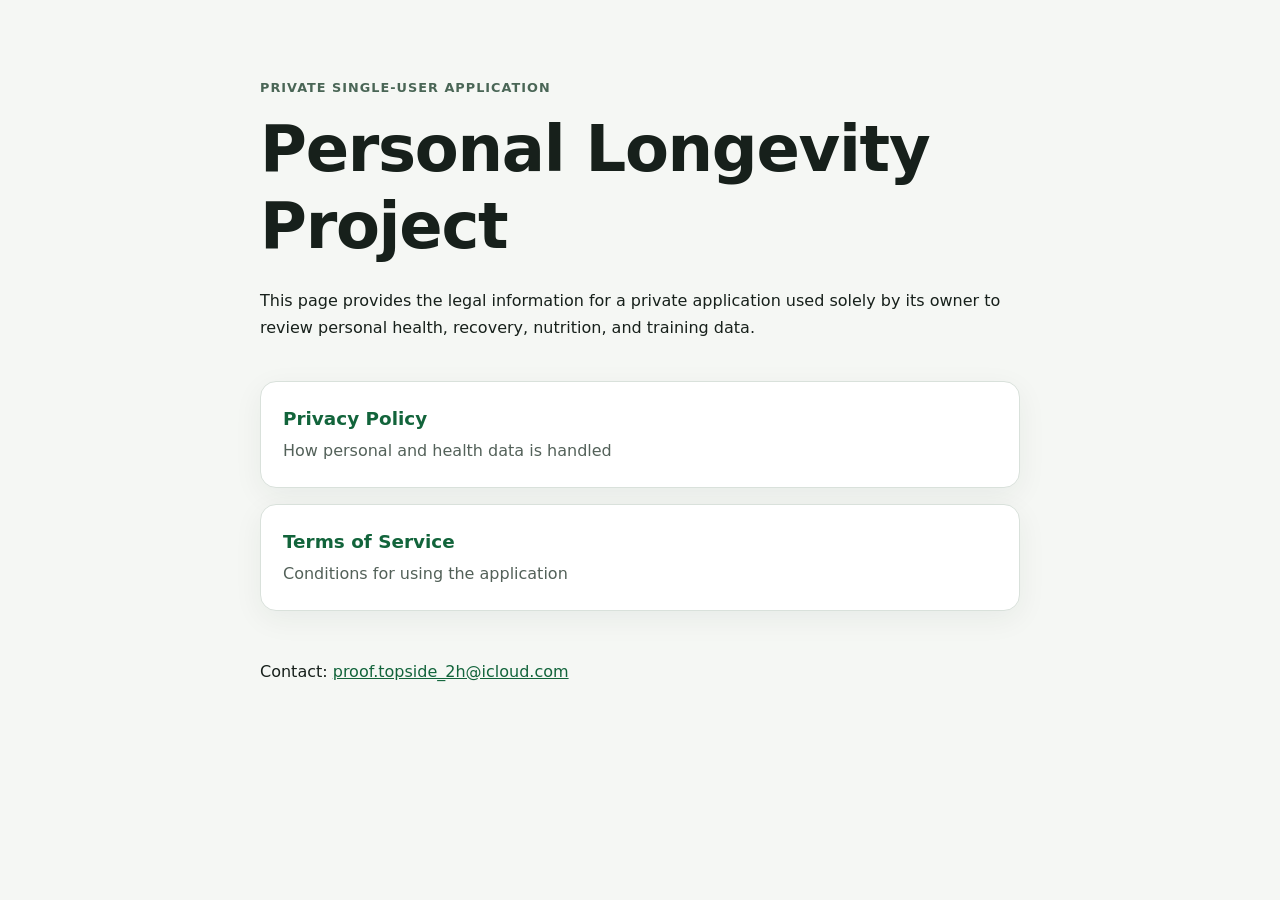
<file: index.html>
<!doctype html>
<html lang="en">
<head>
  <meta charset="utf-8">
  <meta name="viewport" content="width=device-width, initial-scale=1">
  <meta name="robots" content="noindex, nofollow">
  <title>Personal Longevity Project — Legal</title>
  <link rel="stylesheet" href="styles.css">
</head>
<body>
  <main>
    <p class="eyebrow">Private single-user application</p>
    <h1>Personal Longevity Project</h1>
    <p>This page provides the legal information for a private application used solely by its owner to review personal health, recovery, nutrition, and training data.</p>
    <nav aria-label="Legal documents">
      <a class="card" href="privacy/">
        <strong>Privacy Policy</strong>
        <span>How personal and health data is handled</span>
      </a>
      <a class="card" href="terms/">
        <strong>Terms of Service</strong>
        <span>Conditions for using the application</span>
      </a>
    </nav>
    <p class="contact">Contact: <a href="mailto:proof.topside_2h@icloud.com">proof.topside_2h@icloud.com</a></p>
  </main>
</body>
</html>
</file>
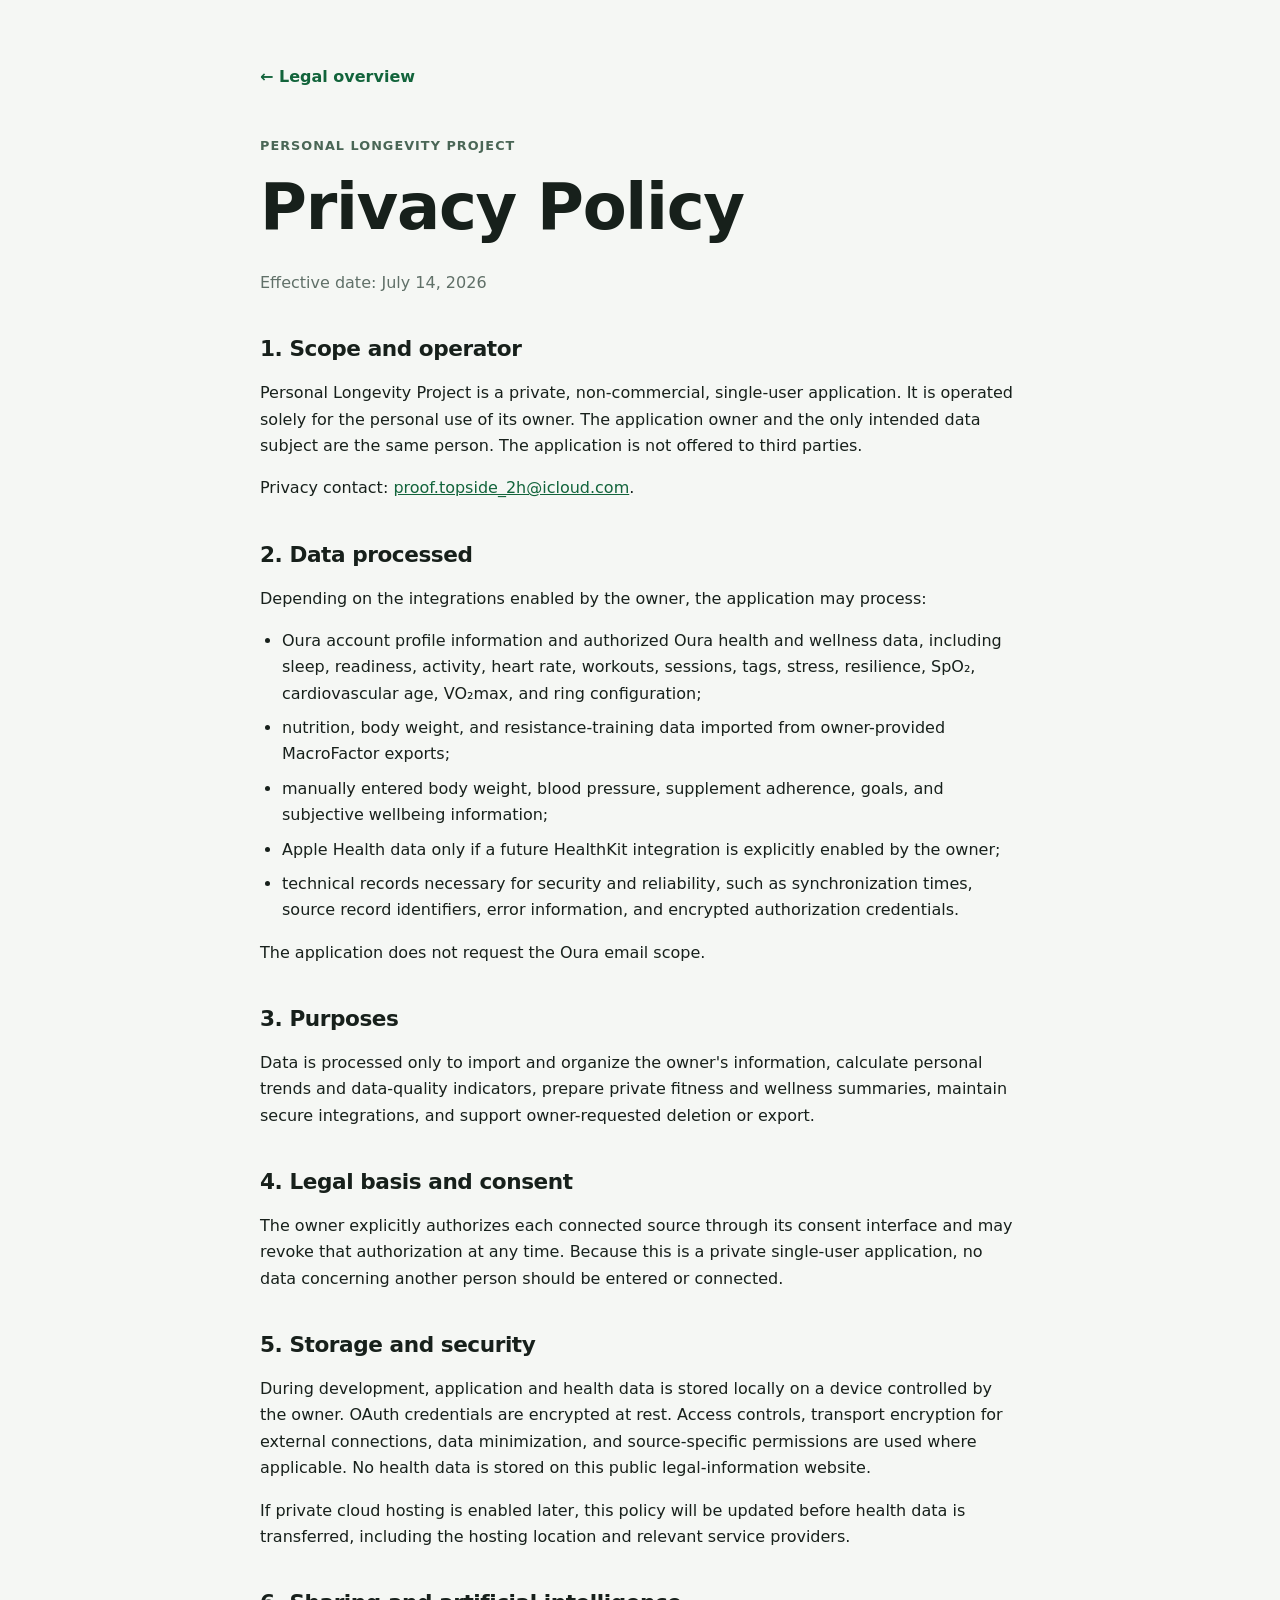
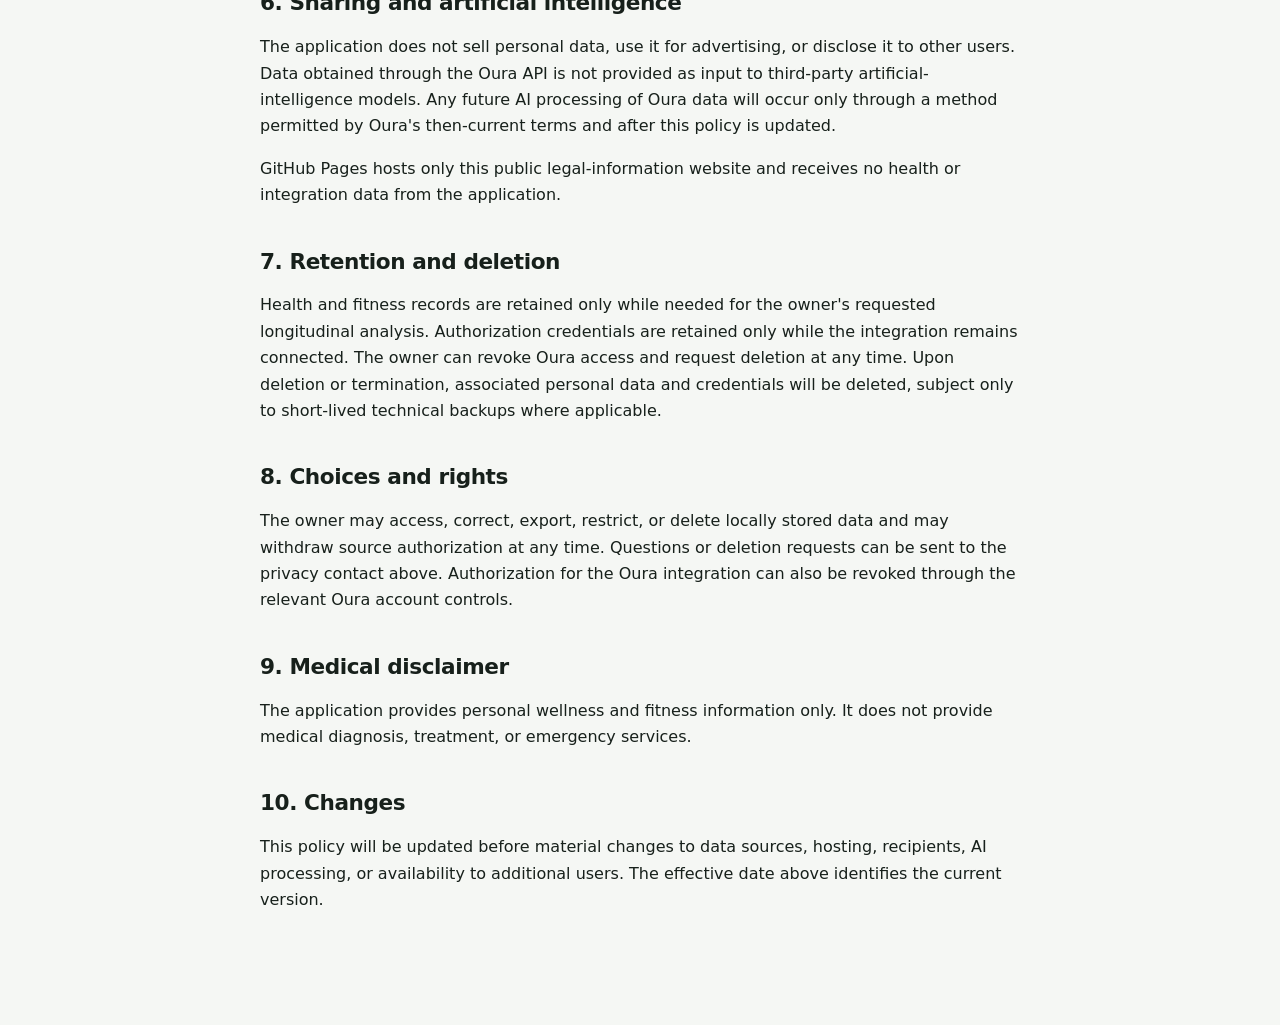
<file: privacy/index.html>
<!doctype html>
<html lang="en">
<head>
  <meta charset="utf-8">
  <meta name="viewport" content="width=device-width, initial-scale=1">
  <meta name="robots" content="noindex, nofollow">
  <title>Privacy Policy — Personal Longevity Project</title>
  <link rel="stylesheet" href="../styles.css">
</head>
<body>
<main>
  <a class="back" href="../">← Legal overview</a>
  <p class="eyebrow">Personal Longevity Project</p>
  <h1>Privacy Policy</h1>
  <p class="updated">Effective date: July 14, 2026</p>

  <h2>1. Scope and operator</h2>
  <p>Personal Longevity Project is a private, non-commercial, single-user application. It is operated solely for the personal use of its owner. The application owner and the only intended data subject are the same person. The application is not offered to third parties.</p>
  <p>Privacy contact: <a href="mailto:proof.topside_2h@icloud.com">proof.topside_2h@icloud.com</a>.</p>

  <h2>2. Data processed</h2>
  <p>Depending on the integrations enabled by the owner, the application may process:</p>
  <ul>
    <li>Oura account profile information and authorized Oura health and wellness data, including sleep, readiness, activity, heart rate, workouts, sessions, tags, stress, resilience, SpO₂, cardiovascular age, VO₂max, and ring configuration;</li>
    <li>nutrition, body weight, and resistance-training data imported from owner-provided MacroFactor exports;</li>
    <li>manually entered body weight, blood pressure, supplement adherence, goals, and subjective wellbeing information;</li>
    <li>Apple Health data only if a future HealthKit integration is explicitly enabled by the owner;</li>
    <li>technical records necessary for security and reliability, such as synchronization times, source record identifiers, error information, and encrypted authorization credentials.</li>
  </ul>
  <p>The application does not request the Oura email scope.</p>

  <h2>3. Purposes</h2>
  <p>Data is processed only to import and organize the owner's information, calculate personal trends and data-quality indicators, prepare private fitness and wellness summaries, maintain secure integrations, and support owner-requested deletion or export.</p>

  <h2>4. Legal basis and consent</h2>
  <p>The owner explicitly authorizes each connected source through its consent interface and may revoke that authorization at any time. Because this is a private single-user application, no data concerning another person should be entered or connected.</p>

  <h2>5. Storage and security</h2>
  <p>During development, application and health data is stored locally on a device controlled by the owner. OAuth credentials are encrypted at rest. Access controls, transport encryption for external connections, data minimization, and source-specific permissions are used where applicable. No health data is stored on this public legal-information website.</p>
  <p>If private cloud hosting is enabled later, this policy will be updated before health data is transferred, including the hosting location and relevant service providers.</p>

  <h2>6. Sharing and artificial intelligence</h2>
  <p>The application does not sell personal data, use it for advertising, or disclose it to other users. Data obtained through the Oura API is not provided as input to third-party artificial-intelligence models. Any future AI processing of Oura data will occur only through a method permitted by Oura's then-current terms and after this policy is updated.</p>
  <p>GitHub Pages hosts only this public legal-information website and receives no health or integration data from the application.</p>

  <h2>7. Retention and deletion</h2>
  <p>Health and fitness records are retained only while needed for the owner's requested longitudinal analysis. Authorization credentials are retained only while the integration remains connected. The owner can revoke Oura access and request deletion at any time. Upon deletion or termination, associated personal data and credentials will be deleted, subject only to short-lived technical backups where applicable.</p>

  <h2>8. Choices and rights</h2>
  <p>The owner may access, correct, export, restrict, or delete locally stored data and may withdraw source authorization at any time. Questions or deletion requests can be sent to the privacy contact above. Authorization for the Oura integration can also be revoked through the relevant Oura account controls.</p>

  <h2>9. Medical disclaimer</h2>
  <p>The application provides personal wellness and fitness information only. It does not provide medical diagnosis, treatment, or emergency services.</p>

  <h2>10. Changes</h2>
  <p>This policy will be updated before material changes to data sources, hosting, recipients, AI processing, or availability to additional users. The effective date above identifies the current version.</p>
</main>
</body>
</html>
</file>
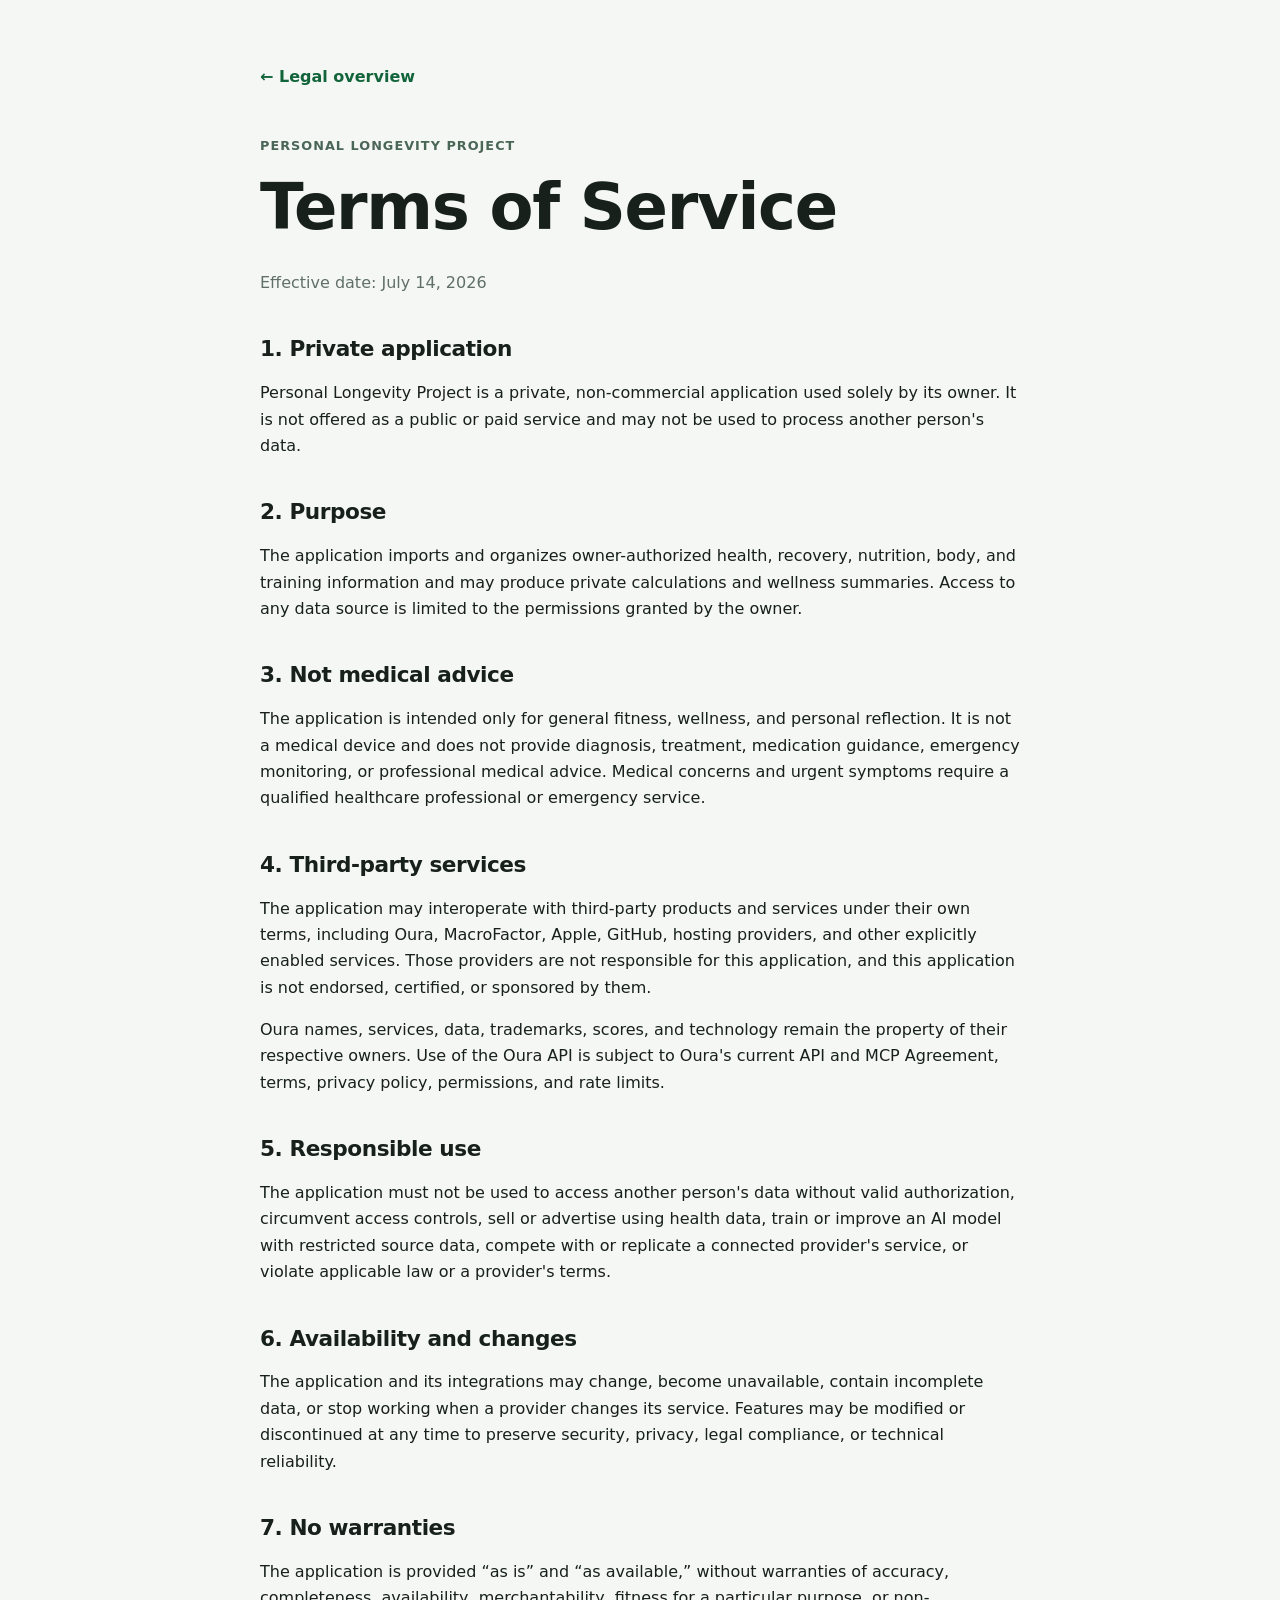
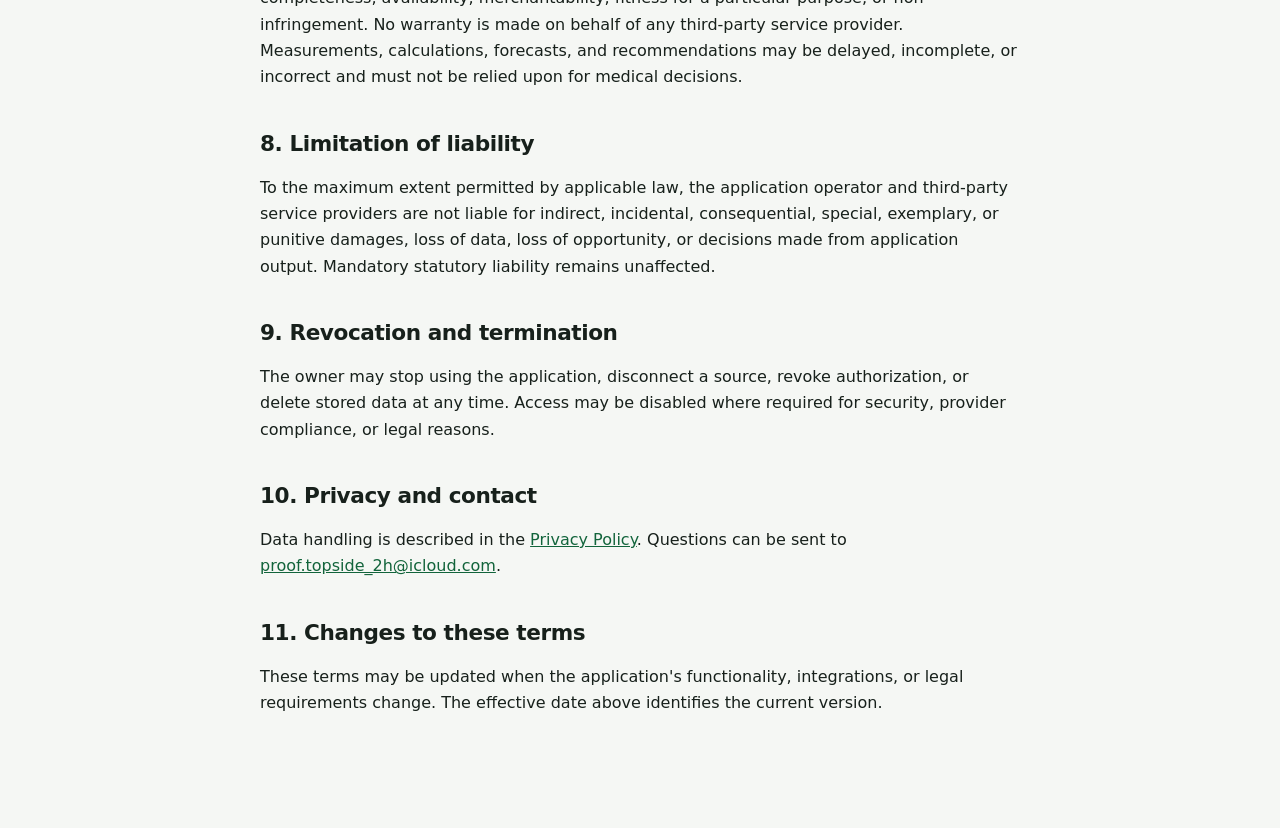
<file: terms/index.html>
<!doctype html>
<html lang="en">
<head>
  <meta charset="utf-8">
  <meta name="viewport" content="width=device-width, initial-scale=1">
  <meta name="robots" content="noindex, nofollow">
  <title>Terms of Service — Personal Longevity Project</title>
  <link rel="stylesheet" href="../styles.css">
</head>
<body>
<main>
  <a class="back" href="../">← Legal overview</a>
  <p class="eyebrow">Personal Longevity Project</p>
  <h1>Terms of Service</h1>
  <p class="updated">Effective date: July 14, 2026</p>

  <h2>1. Private application</h2>
  <p>Personal Longevity Project is a private, non-commercial application used solely by its owner. It is not offered as a public or paid service and may not be used to process another person's data.</p>

  <h2>2. Purpose</h2>
  <p>The application imports and organizes owner-authorized health, recovery, nutrition, body, and training information and may produce private calculations and wellness summaries. Access to any data source is limited to the permissions granted by the owner.</p>

  <h2>3. Not medical advice</h2>
  <p>The application is intended only for general fitness, wellness, and personal reflection. It is not a medical device and does not provide diagnosis, treatment, medication guidance, emergency monitoring, or professional medical advice. Medical concerns and urgent symptoms require a qualified healthcare professional or emergency service.</p>

  <h2>4. Third-party services</h2>
  <p>The application may interoperate with third-party products and services under their own terms, including Oura, MacroFactor, Apple, GitHub, hosting providers, and other explicitly enabled services. Those providers are not responsible for this application, and this application is not endorsed, certified, or sponsored by them.</p>
  <p>Oura names, services, data, trademarks, scores, and technology remain the property of their respective owners. Use of the Oura API is subject to Oura's current API and MCP Agreement, terms, privacy policy, permissions, and rate limits.</p>

  <h2>5. Responsible use</h2>
  <p>The application must not be used to access another person's data without valid authorization, circumvent access controls, sell or advertise using health data, train or improve an AI model with restricted source data, compete with or replicate a connected provider's service, or violate applicable law or a provider's terms.</p>

  <h2>6. Availability and changes</h2>
  <p>The application and its integrations may change, become unavailable, contain incomplete data, or stop working when a provider changes its service. Features may be modified or discontinued at any time to preserve security, privacy, legal compliance, or technical reliability.</p>

  <h2>7. No warranties</h2>
  <p>The application is provided “as is” and “as available,” without warranties of accuracy, completeness, availability, merchantability, fitness for a particular purpose, or non-infringement. No warranty is made on behalf of any third-party service provider. Measurements, calculations, forecasts, and recommendations may be delayed, incomplete, or incorrect and must not be relied upon for medical decisions.</p>

  <h2>8. Limitation of liability</h2>
  <p>To the maximum extent permitted by applicable law, the application operator and third-party service providers are not liable for indirect, incidental, consequential, special, exemplary, or punitive damages, loss of data, loss of opportunity, or decisions made from application output. Mandatory statutory liability remains unaffected.</p>

  <h2>9. Revocation and termination</h2>
  <p>The owner may stop using the application, disconnect a source, revoke authorization, or delete stored data at any time. Access may be disabled where required for security, provider compliance, or legal reasons.</p>

  <h2>10. Privacy and contact</h2>
  <p>Data handling is described in the <a href="../privacy/">Privacy Policy</a>. Questions can be sent to <a href="mailto:proof.topside_2h@icloud.com">proof.topside_2h@icloud.com</a>.</p>

  <h2>11. Changes to these terms</h2>
  <p>These terms may be updated when the application's functionality, integrations, or legal requirements change. The effective date above identifies the current version.</p>
</main>
</body>
</html>
</file>
<file: styles.css>
:root {
  color-scheme: light;
  font-family: Inter, ui-sans-serif, system-ui, -apple-system, BlinkMacSystemFont, "Segoe UI", sans-serif;
  color: #17201b;
  background: #f5f7f4;
  line-height: 1.65;
}

* { box-sizing: border-box; }

body { margin: 0; }

main {
  width: min(760px, calc(100% - 32px));
  margin: 0 auto;
  padding: 64px 0 96px;
}

h1, h2 { line-height: 1.2; letter-spacing: -0.02em; }
h1 { font-size: clamp(2.25rem, 7vw, 4rem); margin: 0 0 24px; }
h2 { margin-top: 40px; font-size: 1.35rem; }

a { color: #12643b; }
.eyebrow { color: #4a6656; font-weight: 700; text-transform: uppercase; letter-spacing: .08em; font-size: .8rem; }
.updated { color: #607068; }
.back { display: inline-block; margin-bottom: 32px; text-decoration: none; font-weight: 650; }
.contact { margin-top: 48px; }

nav { display: grid; gap: 16px; margin: 40px 0; }
.card {
  display: grid;
  gap: 4px;
  padding: 22px;
  border: 1px solid #d9e1db;
  border-radius: 16px;
  background: white;
  text-decoration: none;
  box-shadow: 0 8px 30px rgba(20, 50, 32, .06);
}
.card strong { font-size: 1.15rem; }
.card span { color: #536159; }

ul { padding-left: 22px; }
li + li { margin-top: 8px; }
</file>
